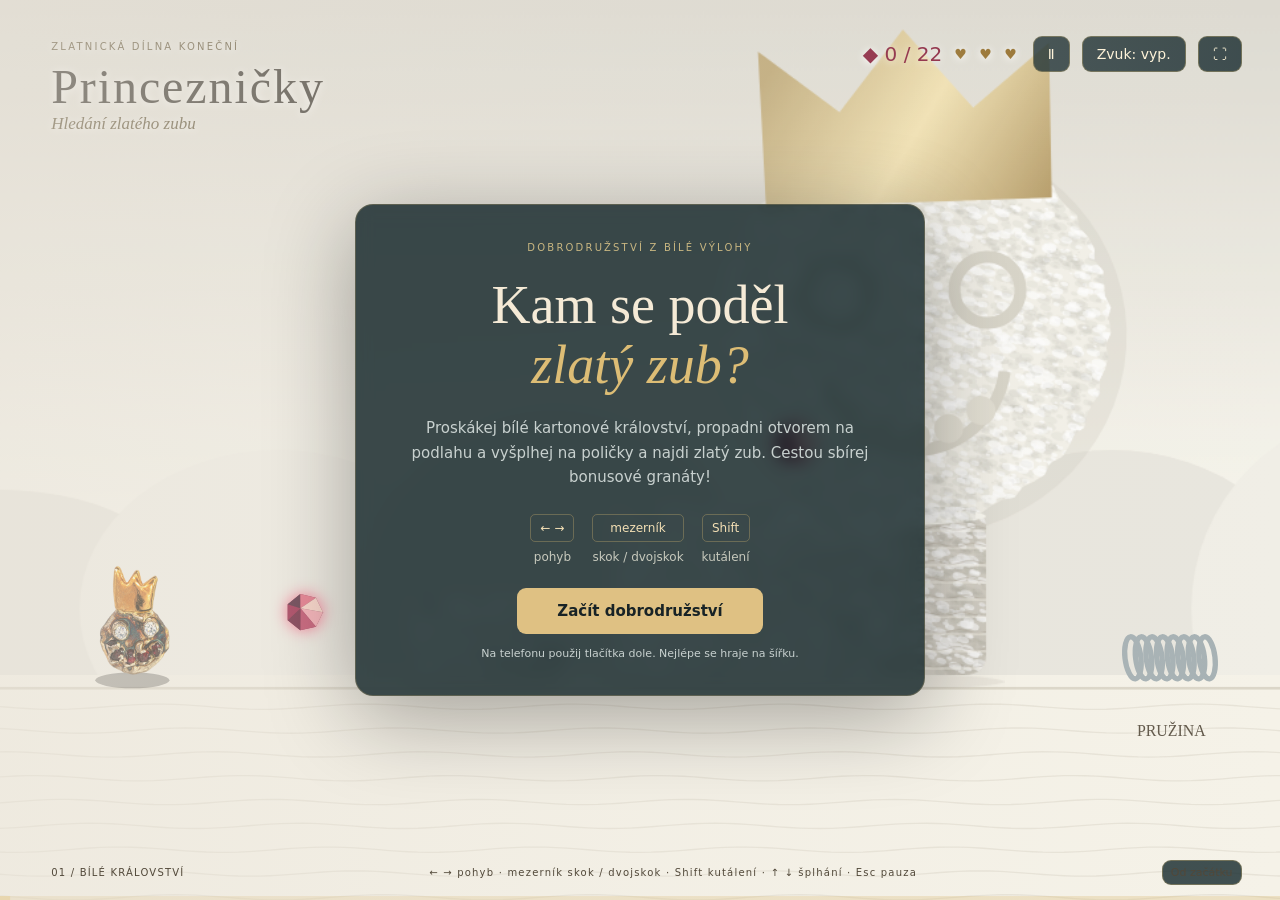
<file: index.html>
<!doctype html><html lang="cs"><head><meta charset="utf-8"><meta name="viewport" content="width=device-width,initial-scale=1,viewport-fit=cover"><title>Princezničky — Hledání zlatého zubu</title><meta name="description" content="Malé dobrodružství na zlatnickém stole. Skákej, kutálej se a najdi ztracený zlatý zub."><link rel="stylesheet" href="style.css?v=1.9"><style>body.snow header{color:#3d3932;text-shadow:0 1px 9px #fff}body.snow header .eyebrow,body.snow header .sub{color:#65593e}body.snow #score{color:#8b2540}body.snow #lives{color:#96712e}body.snow footer{color:#514839}body.snow .right button{color:#fff4d9}body.snow #overlay{background:linear-gradient(90deg,#e8e2d780,#e8e2d730,transparent)}</style></head><body><main id="game"><canvas id="canvas" tabindex="0" aria-label="Hra Princezničky. Pohyb šipkami, skok mezerníkem, kutálení Shiftem."></canvas><header><div><span class="eyebrow">ZLATNICKÁ DÍLNA KONEČNÍ</span><h1>Princezničky</h1><span class="sub">Hledání zlatého zubu</span></div><div class="right"><span id="score">◆ 0 / 22</span><span id="lives" aria-label="Životy">♥ ♥ ♥</span><button id="pause" title="Pauza (Escape)" aria-label="Pozastavit">Ⅱ</button><button id="sound" aria-label="Zapnout zvuk">Zvuk: vyp.</button><button id="full" aria-label="Celá obrazovka">⛶</button></div></header><div id="hint" role="status"></div><div id="overlay"><article><span class="eyebrow">DOBRODRUŽSTVÍ Z BÍLÉ VÝLOHY</span><h2 id="heading">Kam se poděl<br><em>zlatý zub?</em></h2><p id="intro">Proskákej bílé kartonové království, propadni otvorem na podlahu a vyšplhej na poličky a najdi zlatý zub. Cestou sbírej bonusové granáty!</p><div class="keys"><span><kbd>← →</kbd> pohyb</span><span><kbd>mezerník</kbd> skok / dvojskok</span><span><kbd>Shift</kbd> kutálení</span></div><button class="primary" id="start" disabled>Načítám šperky…</button><p class="small">Na telefonu použij tlačítka dole. Nejlépe se hraje na šířku.</p></article></div><div id="touch"><div><button data-key="ArrowLeft" aria-label="Doleva">◀</button><button data-key="ArrowRight" aria-label="Doprava">▶</button></div><div><button data-key="ShiftLeft" aria-label="Kutálení">↻</button><button data-key="ArrowUp" aria-label="Šplhat nahoru">⇧</button><button data-key="Space" aria-label="Skok">⤴</button></div></div><footer><span id="chapter">01 / BÍLÉ KRÁLOVSTVÍ</span><span id="footerHelp">← → pohyb · mezerník skok / dvojskok · Shift kutálení · ↑ ↓ šplhání · Esc pauza</span><button id="restart">Od začátku</button></footer></main><script src="game.js?v=1.12"></script></body></html>
</file>
<file: style.css>
*{box-sizing:border-box}html,body{margin:0;width:100%;height:100%;overflow:hidden;background:#08171c;color:#f5ead6;font-family:Georgia,serif}button{font:inherit;cursor:pointer;color:inherit;border:1px solid #d8b86c55;background:#13272bcc;border-radius:9px;padding:9px 14px;touch-action:none}button:hover{background:#355052}button:focus-visible{outline:2px solid #ffe3a1;outline-offset:3px}#game{position:relative;width:100%;height:100%;min-height:280px}canvas{display:block;width:100%;height:100%;outline:none}header{position:absolute;left:4%;right:3%;top:4%;display:flex;justify-content:space-between;align-items:flex-start;pointer-events:none;text-shadow:0 2px 12px #000}h1{font-weight:400;font-size:clamp(24px,4vw,48px);margin:5px 0 0;letter-spacing:.04em}.eyebrow{font:10px system-ui;letter-spacing:.22em;color:#c8b681}.sub{font-style:italic;color:#c9c4b3;font-size:17px}.right{display:flex;align-items:center;gap:12px;pointer-events:auto;font:14px system-ui}#score{color:#f3a5ab;font-size:20px}#lives{color:#d6b977;letter-spacing:4px}#overlay{position:absolute;inset:0;display:grid;place-items:center;background:linear-gradient(90deg,#06171bec,#06171b90,transparent);padding:20px}article{width:min(570px,100%);text-align:center;padding:32px 38px;background:#091c20c9;border:1px solid #c9ac6c40;border-radius:18px;box-shadow:0 20px 90px #0005;backdrop-filter:blur(8px)}h2{font-size:clamp(28px,4.7vw,54px);font-weight:400;line-height:1.12;margin:20px 0}h2 em{color:#ddbd75}p{line-height:1.6;color:#c8d1cf;font:15px/1.65 system-ui}.keys{display:flex;justify-content:center;gap:18px;margin:24px 0;font:12px system-ui;color:#c7c9bd}.keys span{display:grid;gap:8px}kbd{border:1px solid #bfa76c60;border-radius:5px;padding:6px 9px;color:#f3dfb4;font:12px system-ui}.primary{background:#dfc183;color:#182326;border:0;padding:14px 40px;font:600 15px system-ui}.primary:hover{background:#f6daa0}.primary:disabled{opacity:.5}.small{font-size:11px;margin-bottom:0}footer{position:absolute;bottom:15px;left:4%;right:3%;display:flex;justify-content:space-between;align-items:center;font:10px system-ui;letter-spacing:.12em;color:#d9c9ad;pointer-events:none}footer button{pointer-events:auto;padding:5px 8px;font:11px system-ui}#hint{position:absolute;top:25%;left:50%;transform:translateX(-50%);text-align:center;font:14px system-ui;background:#0a1c21c9;padding:10px 18px;border-radius:30px;pointer-events:none;transition:opacity .2s;max-width:85%;border:1px solid #dbc38b40}#hint:empty{opacity:0}#touch{position:absolute;bottom:48px;left:3%;right:3%;display:none;justify-content:space-between;pointer-events:none}#touch>div{display:flex;gap:12px}#touch button{width:58px;height:55px;font:26px system-ui;pointer-events:auto;user-select:none;-webkit-user-select:none;background:#0a242bbb}#touch button.active{background:#c8ad72;color:#12252a}@media(pointer:coarse){#touch{display:flex}#footerHelp{display:none}}@media(max-height:500px){header{top:12px}h1{font-size:25px}.eyebrow{font-size:8px}.sub{font-size:12px}article{padding:16px 25px}h2{font-size:30px;margin:10px 0}.keys{margin:12px 0}p{font-size:12px;margin:7px 0}.right{gap:6px}.right button{padding:6px 9px}#hint{top:22%;font-size:12px}}@media(max-width:600px){.right{flex-wrap:wrap;max-width:165px;justify-content:flex-end;gap:5px}.right button{font-size:10px;padding:6px}#score{font-size:16px}#lives{font-size:12px}header{left:5%}#hint{top:28%;font-size:12px;width:85%}article{padding:24px 18px}#footerHelp{display:none}}

body.end-screen #overlay{background:#000}body.end-screen header,body.end-screen footer,body.end-screen #touch,body.end-screen #hint{display:none}body.end-screen article{background:#000;border:0;box-shadow:none}body.end-screen article>.eyebrow,body.end-screen .keys,body.end-screen .small{display:none}@media(max-width:600px){#touch button{width:48px}#touch>div{gap:7px}}

body.finale header,body.finale #touch,body.finale #hint{display:none}

#filmDialog{width:min(900px,95vw);max-height:94dvh;padding:14px;background:#091317;color:#e8d5ad;border:1px solid #ad8e50;border-radius:12px}#filmDialog::backdrop{background:#000d}#filmDialog video{display:block;width:100%;max-height:70dvh;background:#000;margin-top:12px}#filmDialog p{text-align:center;margin:8px}#filmClose{display:block;margin-left:auto}#filmOpen{font-size:12px}body.end-screen #filmOpen{display:none}
</file>
